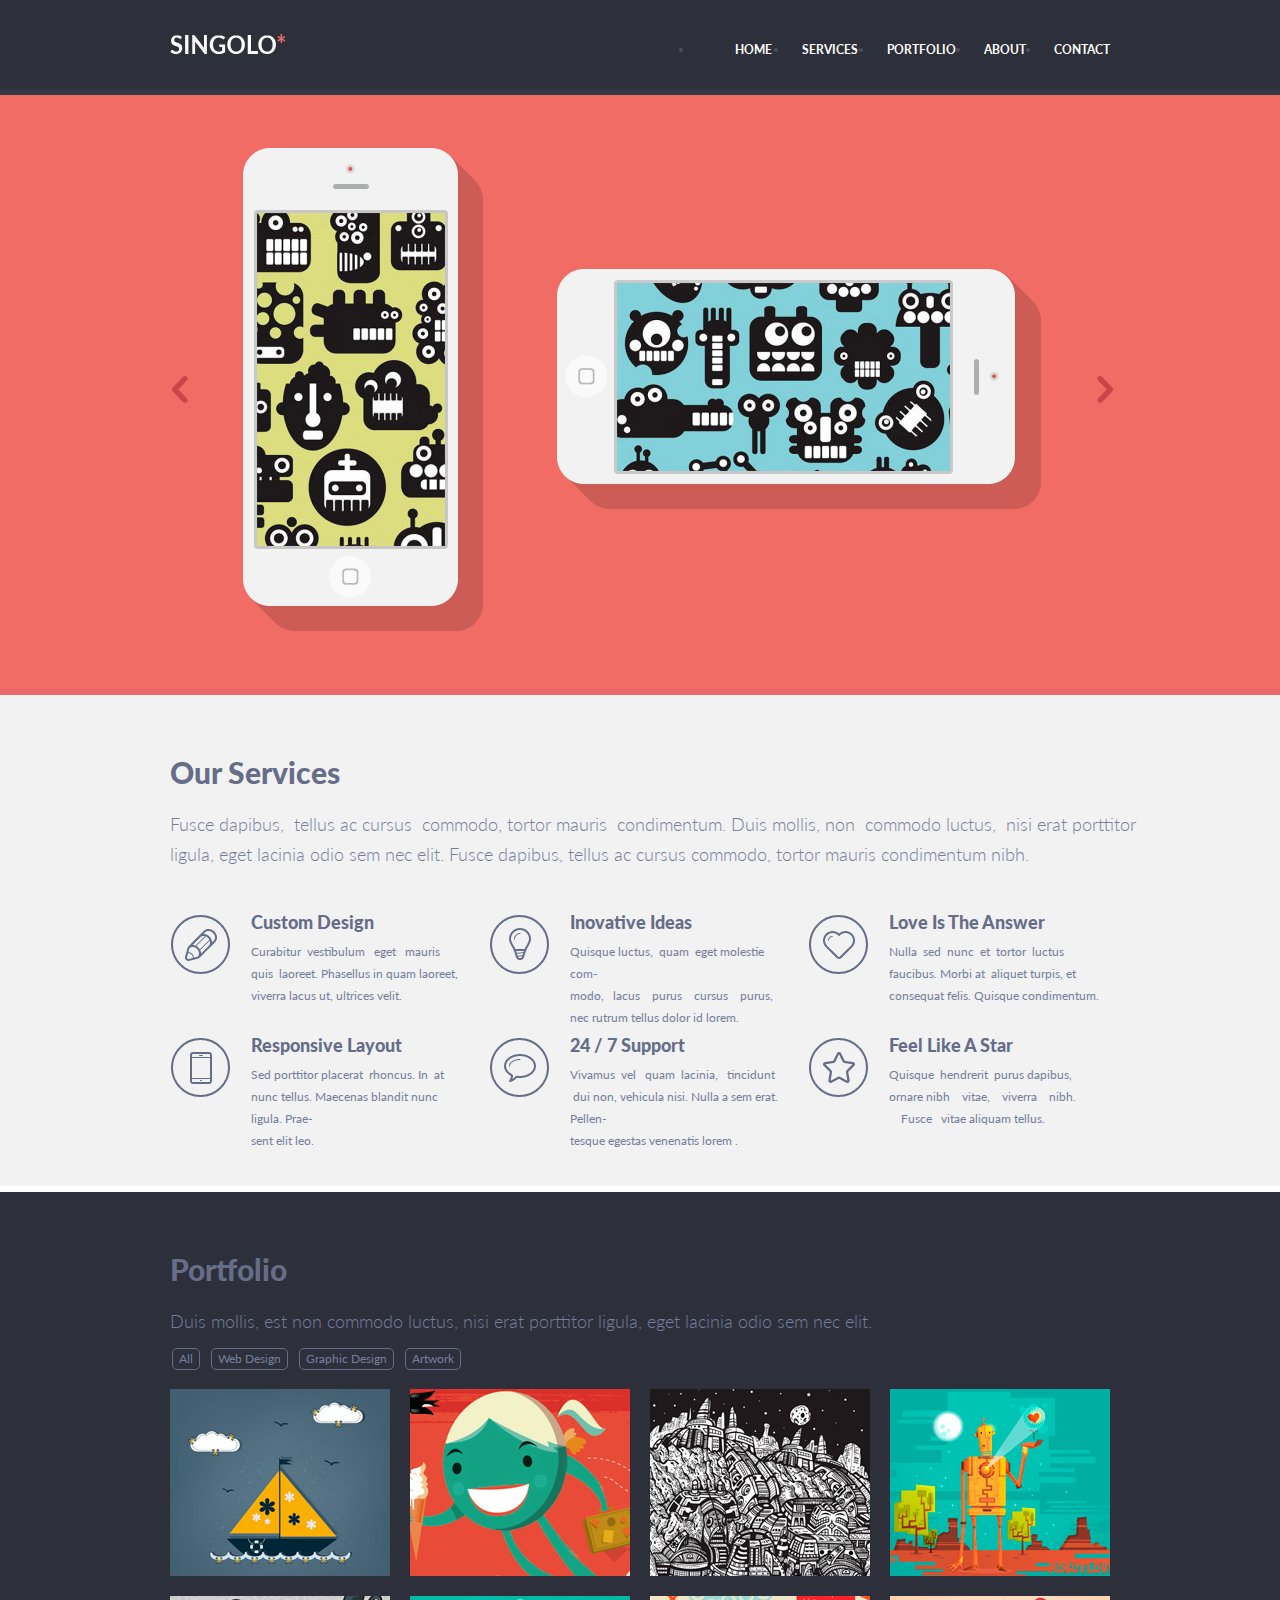
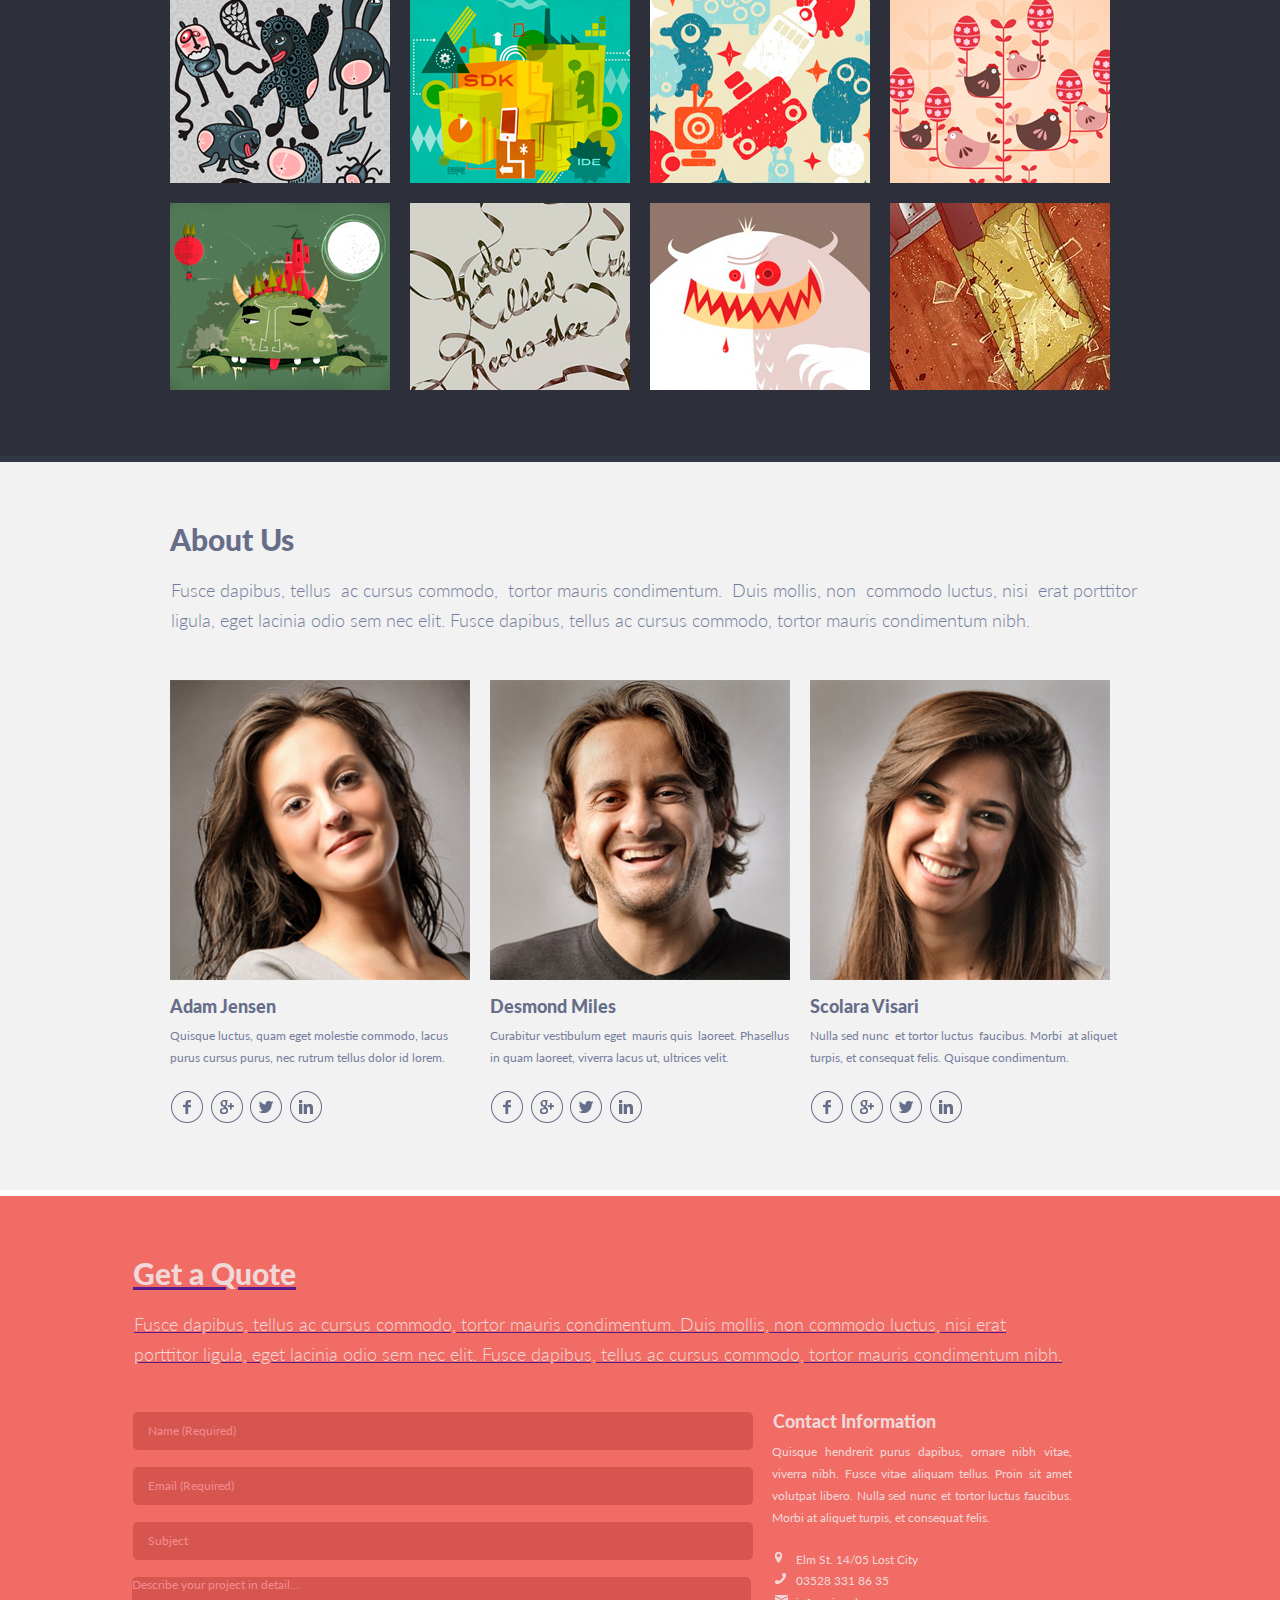
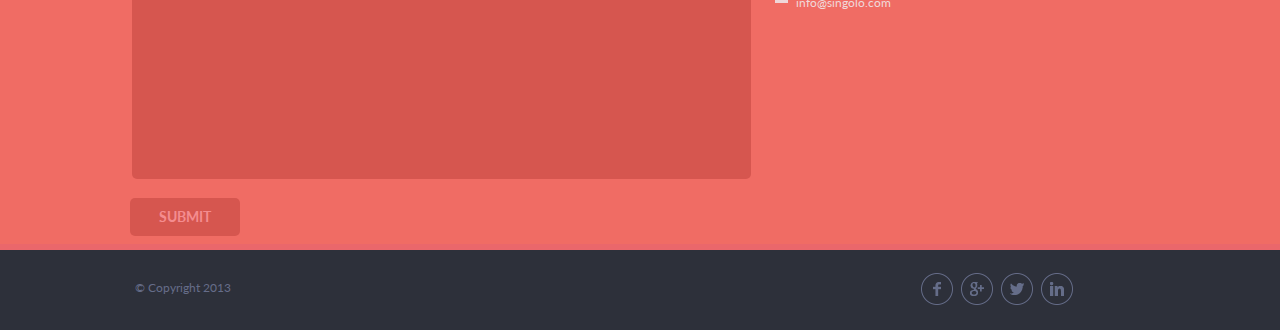
<file: index.html>
<!DOCTYPE html>
<html lang="en">
<head>
    <meta charset="UTF-8">
    <meta name="viewport" content="width=device-width, initial-scale=1.0">
    <meta http-equiv="X-UA-Compatible" content="ie=edge">
    <title>singolo</title>
    <!-- Google Fonts -->
    <link href='http://fonts.googleapis.com/css?family=Lato:300,400,700,900' rel='stylesheet' type='text/css' />
    
    <!--CSS-->

    <link rel="stylesheet" href="style.css">
    
</head>
  <body>
    <!--HEADER-->
      <header class="header"> <!--header-->
        <div class="inner">  <!--inner-->
      <div class="navbar-logo"><a href="#"><img src="assets/logo.png"></div>
      
      <!-- Nav Menu -->
      <ul class="nav-menu">
        <li class="first"><a href="#home">home</a></li>
        <li class="second"><a href="#services">services</a></li>
        <li><a href="#portfolio">portfolio</a></li>
        <li><a href="#about">about</a></li>
        <li><a href="#contact">contact</a></li>
    </ul><!-- .nav-menu-->
      </div> <!--inner-->
    </header><!--header-->
     
    
    <!--Slider-->
    <div class="slider">
      <div class="inner">
       <div class="left-red"><img src="assets/left-red.png" width="16" height="27" 
        onmouseover="this.src='assets/left-black.png'; this.width=16;this.height=27;" 
        onmouseout="this.src='assets/left-red.png'; this.width=16;this.height=27;" /></div>
        <div class="iphone1"><img src="assets/iPhone Vertical.png"></div>
      <div class="iphone2"><img src="assets/iPhone Horizontal.png"></div>
     <div class="right-red"><img src="assets/right-red.png" class="right-red" width="16" height="27" 
        onmouseover="this.src='assets/right-black.png'; this.width=16;this.height=27;" 
        onmouseout="this.src='assets/right-red.png'; this.width=16;this.height=27;" /></div>
      </div>
    </div>

    <!--Services-->

<!-- Services
		============================= -->
    <div id="services">
      <div class="inner">
      
        <h2 class="our">Our Services</h2>
          <h3 class="fusce">Fusce dapibus,&nbsp; tellus ac cursus&nbsp; commodo, tortor mauris&nbsp; condimentum. Duis mollis, non&nbsp; commodo luctus, &nbsp;nisi erat porttitor ligula, eget lacinia odio sem nec elit. Fusce dapibus, tellus ac cursus commodo, tortor mauris condimentum nibh.</h3>
          
        <ul>
            <li>
                <span class="li_pen"></span>
                  <h4>Custom Design</h4>
                  <p>Curabitur&nbsp; vestibulum&nbsp;&nbsp; eget&nbsp; &nbsp;mauris&nbsp;&nbsp; quis&nbsp; laoreet. Phasellus in quam laoreet, viverra lacus ut, ultrices velit.</p>
              </li>
              
              
              <li>
                <span class="li_bulb"></span>
                  <h4>Inovative Ideas</h4>
                  <p>Quisque luctus,&nbsp; quam&nbsp; eget molestie com-<br>modo,&nbsp;&nbsp; lacus &nbsp;&nbsp;&nbsp;purus &nbsp;&nbsp;&nbsp;cursus&nbsp;&nbsp;&nbsp; purus,&nbsp;&nbsp;&nbsp; nec rutrum tellus dolor id lorem.</p>
              </li>
              
              
              <li>
                <span class="li_heart"></span>
                  <h4 class="heart">Love Is The Answer</h4>
                  <p>Nulla&nbsp; sed&nbsp; nunc&nbsp; et &nbsp;tortor&nbsp; luctus faucibus. Morbi at&nbsp; aliquet turpis, et consequat felis. Quisque condimentum.</p>
              </li>
              
              
              <li>
                <span class="li_phone"></span>
                  <h4>Responsive Layout</h4>
                  <p>Sed porttitor placerat &nbsp;rhoncus. In&nbsp; at nunc tellus. Maecenas blandit nunc ligula. Prae-<br>sent elit leo.</p>
              </li>
              
              
              <li>
                <span class="li_bubble"></span>
                  <h4>24 / 7 Support</h4>
                  <p>Vivamus &nbsp;vel&nbsp;&nbsp; quam&nbsp; lacinia,&nbsp; &nbsp;tincidunt &nbsp;dui non, vehicula nisi. Nulla a sem erat. Pellen-<br>tesque egestas venenatis lorem .</p>
              </li>
              
              
              <li>
                <span class="li_star"></span>
                  <h4 class="star">Feel Like A Star</h4>
                  <p>Quisque&nbsp; hendrerit&nbsp; purus dapibus, ornare nibh&nbsp;&nbsp;&nbsp; vitae,&nbsp;&nbsp;&nbsp; viverra &nbsp;&nbsp;&nbsp;nibh. &nbsp;&nbsp;&nbsp;&nbsp;Fusce&nbsp;&nbsp; vitae aliquam tellus.</p>
              </li>
          </ul>
          
      </div><!-- .inner -->
</div><!-- #services -->
<!-- End Services -->

<div id="portfolio"> <!--PORTFOLIO-->
    <div class="inner"> <!--inner-->
        <h1 class="portitle">Portfolio</h1>
        <h2 class="duis">Duis mollis, est non commodo luctus, nisi erat porttitor ligula, eget lacinia odio sem nec elit.</h2>
        
        <!-- Portfolio Menu -->
        <ul class="portfolio-menu filter">
            <li class="currentall"><a href="#">All</a></li>
            <li class="webdesign"><a href="#">Web Design</a></li>
            <li class="graphicdesign"><a href="#">Graphic Design</a></li>
            <li class="artwork"><a href="#">Artwork</a></li>
        </ul><!-- /Portfolio Menu -->


    
<!--PORTFOLIO-->
        <ul class="portfolio">
                <li data-id="id-1" data-type="webdesign">
                    <a href="https://i1.ytimg.com/vi/R7A3tWp5bsI/maxresdefault.jpg">
                        <img src="assets/portfolio/img1.png" width="220" height="187" alt="#" />
                    </a>
                </li>
                
                <li data-id="id-2" data-type="graphicdesign">
                    <a href="https://i1.ytimg.com/vi/R7A3tWp5bsI/maxresdefault.jpg">
                        <img src="assets/portfolio/img2.png" width="220" height="187" alt="#" />
                    </a>
                </li>
                
                <li data-id="id-3" data-type="webdesign">
                    <a href="https://i1.ytimg.com/vi/R7A3tWp5bsI/maxresdefault.jpg">
                        <img src="assets/portfolio/img3.png" width="220" height="187" alt="#" />
                    </a>
                </li>
                
                <li data-id="id-4" data-type="artwork">
                    <a href="https://i1.ytimg.com/vi/R7A3tWp5bsI/maxresdefault.jpg">
                        <img src="assets/portfolio/img4.png" width="220" height="187" alt="#" />
                    </a>
                </li>
                
                <li data-id="id-5" data-type="graphicdesign">
                    <a href="https://i1.ytimg.com/vi/R7A3tWp5bsI/maxresdefault.jpg">
                        <img src="assets/portfolio/img5.png" width="220" height="187" alt="#" />
                    </a>
                </li>
                
                <li data-id="id-6" data-type="artwork">
                    <a href="https://i1.ytimg.com/vi/R7A3tWp5bsI/maxresdefault.jpg">
                        <img src="assets/portfolio/img6.png" width="220" height="187" alt="#" />
                    </a>
                </li>
                
                <li data-id="id-7" data-type="webdesign">
                    <a href="https://i1.ytimg.com/vi/R7A3tWp5bsI/maxresdefault.jpg">
                        <img src="assets/portfolio/img7.png" width="220" height="187" alt="#" />
                    </a>
                </li>
                
                <li data-id="id-8" data-type="graphicdesign">
                    <a href="https://i1.ytimg.com/vi/R7A3tWp5bsI/maxresdefault.jpg">
                        <img src="assets/portfolio/img8.png" width="220" height="187" alt="#" />
                    </a>
                </li>
                
                <li data-id="id-9" data-type="artwork">
                    <a href="https://i1.ytimg.com/vi/R7A3tWp5bsI/maxresdefault.jpg">
                        <img src="assets/portfolio/img9.png" width="220" height="187" alt="#" />
                    </a>
                </li>
                
                <li data-id="id-10" data-type="graphicdesign">
                    <a href="https://i1.ytimg.com/vi/R7A3tWp5bsI/maxresdefault.jpg">
                        <img src="assets/portfolio/img10.png" width="220" height="187" alt="#" />
                    </a>
                </li>
                
                <li data-id="id-11" data-type="webdesign">
                    <a href="https://i1.ytimg.com/vi/R7A3tWp5bsI/maxresdefault.jpg">
                        <img src="assets/portfolio/img11.png" width="220" height="187" alt="#" />
                    </a>
                </li>
                
                <li data-id="id-12" data-type="artwork">
                    <a href="https://i1.ytimg.com/vi/R7A3tWp5bsI/maxresdefault.jpg">
                        <img src="assets/portfolio/img12.png" width="220" height="187" alt="#" />
                    </a>
                </li>
            </li>
        </ul>
    
    </div>      <!--/inner-->
</div>  <!--/PORTFOLIO-->


<!--ABOUT US--> <!--ABOUT US--> <!--ABOUT US-->

<div id="about">
    <div class="inner">
        <h1 class="aboutus">About Us</h1> <!--TITLE-->
        <h2 class="fusce2">Fusce dapibus, tellus&nbsp; ac cursus commodo,&nbsp; tortor mauris condimentum.&nbsp; Duis mollis, non&nbsp; commodo luctus, nisi&nbsp; erat porttitor<br> ligula, eget lacinia odio sem nec elit. Fusce dapibus, tellus ac cursus commodo, tortor mauris condimentum nibh.</h2>

        <ul>
            <li>
                <img src="assets/profile/woman1.png" width="300" height="300" alt="#" />
                <h4 id="name">Adam Jensen</h4>
                <p class="description">Quisque luctus, quam eget molestie commodo, lacus purus cursus purus, nec rutrum tellus dolor id lorem.</p>
                <a href=""><span class="icon-facebook"></span></a>
                <a href=""><span class="icon-gplus"></span></a>
                <a href=""><span class="icon-twitter"></span></a>
                <a href=""><span class="icon-linkedin"></span></a>
            </li>
            
            <li>
                <img src="assets/profile/male.png" width="300" height="300" alt="#" />
                <h4 id="name">Desmond Miles</h4>
                <p class="description">Curabitur vestibulum eget&nbsp; mauris quis&nbsp; laoreet. Phasellus<br>in quam laoreet, viverra lacus ut, ultrices velit.</p>
                <a href=""><span class="icon-facebook"></span></a>
                <a href=""><span class="icon-gplus"></span></a>
                <a href=""><span class="icon-twitter"></span></a>
                <a href=""><span class="icon-linkedin"></span></a>
            </li>
            
            <li>
                <img src="assets/profile/woman2.png" width="300" height="300" alt="#" />
                <h4 id="name">Scolara Visari</h4>
                <p class="description">Nulla sed nunc&nbsp; et tortor luctus&nbsp; faucibus. Morbi&nbsp; at aliquet turpis, et consequat felis. Quisque condimentum.</p>
                <a href=""><span class="icon-facebook"></span></a>
                <a href=""><span class="icon-gplus"></span></a>
                <a href=""><span class="icon-twitter"></span></a>
                <a href=""><span class="icon-linkedin"><span</a>
            </li>
            
        </ul><!-- .portfolio-menu -->
           </div>
       </div>


        <!-- Contact
		============================= -->
	<div id="contact">
        <div class="inner">
        
        	<!-- Title -->
        	<h2>Get a Quote</h2>
            
            
            <h3>Fusce dapibus, tellus ac cursus commodo, tortor mauris condimentum. Duis mollis, non commodo luctus, nisi erat porttitor ligula, eget lacinia odio sem nec elit. Fusce dapibus, tellus ac cursus commodo, tortor mauris condimentum nibh.</h3>
            
            <ul>
            	<li>
                	<form action="" method="get">
                    	
                        <input name="Name" class="" type="text" value="Name (Required)" onfocus="if(this.value == 'Name (Required)') { this.value = ''; }" onblur="if(this.value == '') { this.value = 'Name (Required)'; }" />
                        
                        <input name="Email" class="" type="text" value="Email (Required)" onfocus="if(this.value == 'Email (Required)') { this.value = ''; }" onblur="if(this.value == '') { this.value = 'Email (Required)'; }" />
                        
                        <input name="Subject" class="" type="text" value="Subject" onfocus="if(this.value == 'Subject') { this.value = ''; }" onblur="if(this.value == '') { this.value = 'Subject'; }" />
                        
                        <textarea name="Detail" cols="" rows="" onfocus="if(this.value == 'Describe your project in detail...') { this.value = ''; }" onblur="if(this.value == '') { this.value = 'Describe your project in detail...'; }">Describe your project in detail...</textarea>
                        
                        <input type="submit" value="submit" name="subscribe" class="submitbtn" />
                        
                    </form>
                </li>
                
                <li>
                	<h4>Contact Information</h4>
                    <p>Quisque hendrerit purus dapibus, ornare nibh vitae, viverra nibh. Fusce vitae aliquam tellus. Proin sit amet volutpat libero. Nulla sed nunc et tortor luctus faucibus. Morbi at aliquet turpis, et consequat felis.</p>
                    
                    <span class="li-location"><i class="li_location"></i>Elm St. 14/05 Lost City </span>
                    <span class="icon-phone"><i class="icon-phone"></i>03528 331 86 35 </span>
                    <span class="icon-mail"><i class="icon-mail"></i>info@singolo.com</span>
                </li>
            </ul>
            
            
        </div><!-- .inner -->
	</div><!-- #contact -->

    
    

	
	<div id="footer">
        <div class="inner">
        
        	<p class="left">© Copyright 2013</p>
            
            <ul>
            	<li>
                    <a href=""><span class="icon-face"></span></a>
                    <a href=""><span class="icon-gplu"></span></a>
                    <a href=""><span class="icon-twitte"></span></a>
                    <a href=""><span class="icon-linkedi"></span></a>
                </li>
            </ul>
            
        </div><!-- .inner -->
	</div><!-- #footer -->
  
  </body>
</html>
</file>
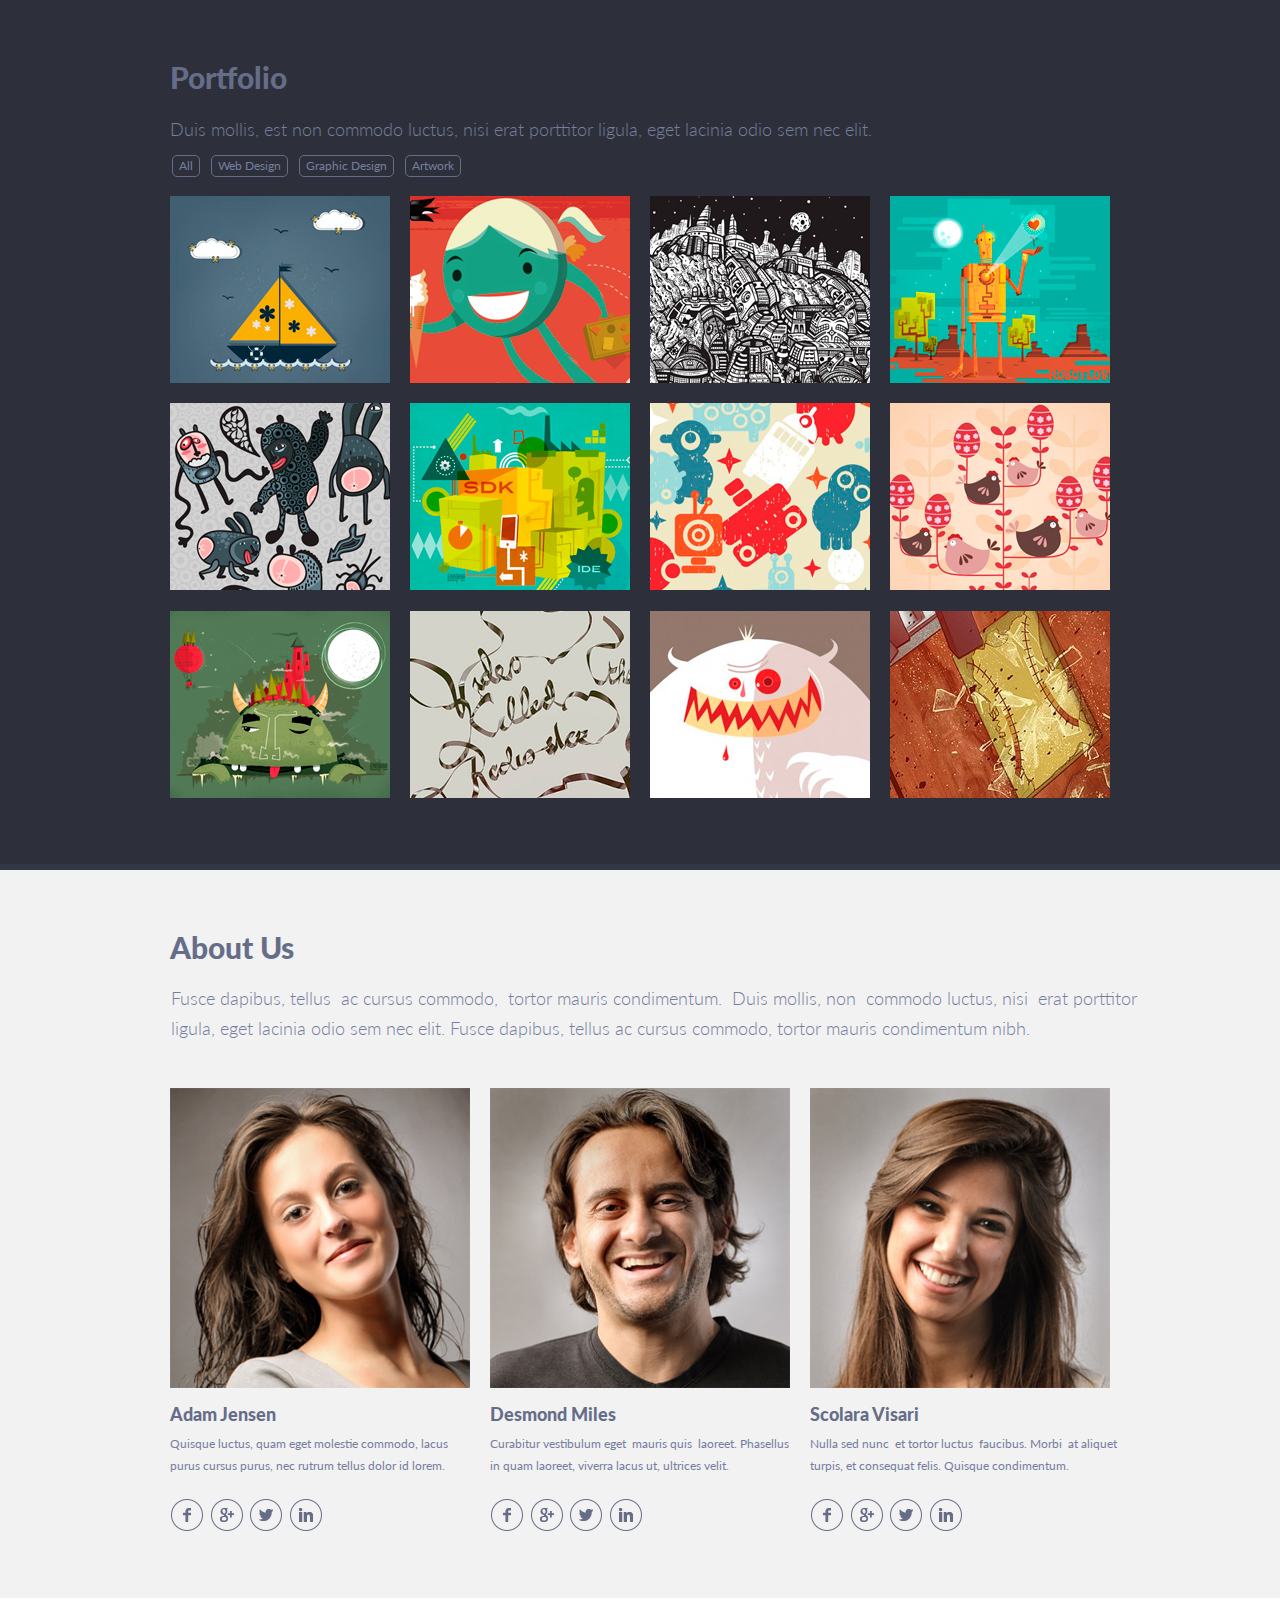
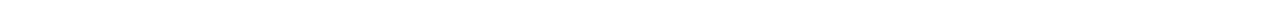
<file: singolo2.html>
<!DOCTYPE html>
<html lang="en">
<head>
    <meta charset="UTF-8">
    <meta name="viewport" content="width=device-width, initial-scale=1.0">
    <meta http-equiv="X-UA-Compatible" content="ie=edge">
    <title>singolo</title>
    <!-- Google Fonts -->
    <link href='http://fonts.googleapis.com/css?family=Lato:300,400,700,900' rel='stylesheet' type='text/css' />
    <link rel="stylesheet" href="singolo2.css">
    <link rel="stylesheet" href="../styles/normalize.css">
    
</head>
  <body>
    <div id="portfolio"> <!--PORTFOLIO-->
        <div class="inner"> <!--inner-->
            <h1 class="portitle">Portfolio</h1>
            <h2 class="duis">Duis mollis, est non commodo luctus, nisi erat porttitor ligula, eget lacinia odio sem nec elit.</h2>
            
            <!-- Portfolio Menu -->
            <ul class="portfolio-menu filter">
            	<li class="currentall"><a href="#">All</a></li>
                <li class="webdesign"><a href="#">Web Design</a></li>
                <li class="graphicdesign"><a href="#">Graphic Design</a></li>
                <li class="artwork"><a href="#">Artwork</a></li>
            </ul><!-- /Portfolio Menu -->

        
    <!--PORTFOLIO-->
            <ul class="portfolio">
                    <li data-id="id-1" data-type="webdesign">
                        <a href="https://i1.ytimg.com/vi/R7A3tWp5bsI/maxresdefault.jpg">
                            <img src="/assets/portfolio/img1.png" width="220" height="187" alt="#" />
                        </a>
                    </li>
                    
                    <li data-id="id-2" data-type="graphicdesign">
                        <a href="https://i1.ytimg.com/vi/R7A3tWp5bsI/maxresdefault.jpg">
                            <img src="/assets/portfolio/img2.png" width="220" height="187" alt="#" />
                        </a>
                    </li>
                    
                    <li data-id="id-3" data-type="webdesign">
                        <a href="https://i1.ytimg.com/vi/R7A3tWp5bsI/maxresdefault.jpg">
                            <img src="/assets/portfolio/img3.png" width="220" height="187" alt="#" />
                        </a>
                    </li>
                    
                    <li data-id="id-4" data-type="artwork">
                        <a href="https://i1.ytimg.com/vi/R7A3tWp5bsI/maxresdefault.jpg">
                            <img src="/assets/portfolio/img4.png" width="220" height="187" alt="#" />
                        </a>
                    </li>
                    
                    <li data-id="id-5" data-type="graphicdesign">
                        <a href="https://i1.ytimg.com/vi/R7A3tWp5bsI/maxresdefault.jpg">
                            <img src="/assets/portfolio/img5.png" width="220" height="187" alt="#" />
                        </a>
                    </li>
                    
                    <li data-id="id-6" data-type="artwork">
                        <a href="https://i1.ytimg.com/vi/R7A3tWp5bsI/maxresdefault.jpg">
                            <img src="/assets/portfolio/img6.png" width="220" height="187" alt="#" />
                        </a>
                    </li>
                    
                    <li data-id="id-7" data-type="webdesign">
                        <a href="https://i1.ytimg.com/vi/R7A3tWp5bsI/maxresdefault.jpg">
                            <img src="/assets/portfolio/img7.png" width="220" height="187" alt="#" />
                        </a>
                    </li>
                    
                    <li data-id="id-8" data-type="graphicdesign">
                        <a href="https://i1.ytimg.com/vi/R7A3tWp5bsI/maxresdefault.jpg">
                            <img src="/assets/portfolio/img8.png" width="220" height="187" alt="#" />
                        </a>
                    </li>
                    
                    <li data-id="id-9" data-type="artwork">
                        <a href="https://i1.ytimg.com/vi/R7A3tWp5bsI/maxresdefault.jpg">
                            <img src="/assets/portfolio/img9.png" width="220" height="187" alt="#" />
                        </a>
                    </li>
                    
                    <li data-id="id-10" data-type="graphicdesign">
                        <a href="https://i1.ytimg.com/vi/R7A3tWp5bsI/maxresdefault.jpg">
                            <img src="/assets/portfolio/img10.png" width="220" height="187" alt="#" />
                        </a>
                    </li>
                    
                    <li data-id="id-11" data-type="webdesign">
                        <a href="https://i1.ytimg.com/vi/R7A3tWp5bsI/maxresdefault.jpg">
                            <img src="/assets/portfolio/img11.png" width="220" height="187" alt="#" />
                        </a>
                    </li>
                    
                    <li data-id="id-12" data-type="artwork">
                        <a href="https://i1.ytimg.com/vi/R7A3tWp5bsI/maxresdefault.jpg">
                            <img src="/assets/portfolio/img12.png" width="220" height="187" alt="#" />
                        </a>
                    </li>
                </li>
            </ul>
        
        </div>      <!--/inner-->
    </div>  <!--/PORTFOLIO-->


    <!--ABOUT US--> <!--ABOUT US--> <!--ABOUT US-->

    <div id="about">
        <div class="inner">
        	<h1 class="aboutus">About Us</h1> <!--TITLE-->
            <h2 class="fusce2">Fusce dapibus, tellus&nbsp; ac cursus commodo,&nbsp; tortor mauris condimentum.&nbsp; Duis mollis, non&nbsp; commodo luctus, nisi&nbsp; erat porttitor<br> ligula, eget lacinia odio sem nec elit. Fusce dapibus, tellus ac cursus commodo, tortor mauris condimentum nibh.</h2>

            <ul>
            	<li>
                	<img src="/assets/profile/woman1.png" width="300" height="300" alt="#" />
                    <h4 id="name">Adam Jensen</h4>
                    <p class="description">Quisque luctus, quam eget molestie commodo, lacus purus cursus purus, nec rutrum tellus dolor id lorem.</p>
                    <a href=""><span class="icon-facebook"></span></a>
                    <a href=""><span class="icon-gplus"></span></a>
                    <a href=""><span class="icon-twitter"></span></a>
                    <a href=""><span class="icon-linkedin"></span></a>
                </li>
                
            	<li>
                	<img src="/assets/profile/male.png" width="300" height="300" alt="#" />
                    <h4 id="name">Desmond Miles</h4>
                    <p class="description">Curabitur vestibulum eget&nbsp; mauris quis&nbsp; laoreet. Phasellus<br>in quam laoreet, viverra lacus ut, ultrices velit.</p>
                    <a href=""><span class="icon-facebook"></span></a>
                    <a href=""><span class="icon-gplus"></span></a>
                    <a href=""><span class="icon-twitter"></span></a>
                    <a href=""><span class="icon-linkedin"></span></a>
                </li>
                
            	<li>
                	<img src="assets/profile/woman2.png" width="300" height="300" alt="#" />
                    <h4 id="name">Scolara Visari</h4>
                    <p class="description">Nulla sed nunc&nbsp; et tortor luctus&nbsp; faucibus. Morbi&nbsp; at aliquet turpis, et consequat felis. Quisque condimentum.</p>
                    <a href=""><span class="icon-facebook"></span></a>
                    <a href=""><span class="icon-gplus"></span></a>
                    <a href=""><span class="icon-twitter"></span></a>
                    <a href=""><span class="icon-linkedin"><span</a>
                </li>
                
            </ul><!-- .portfolio-menu -->
  </body>
  </html>
</file>
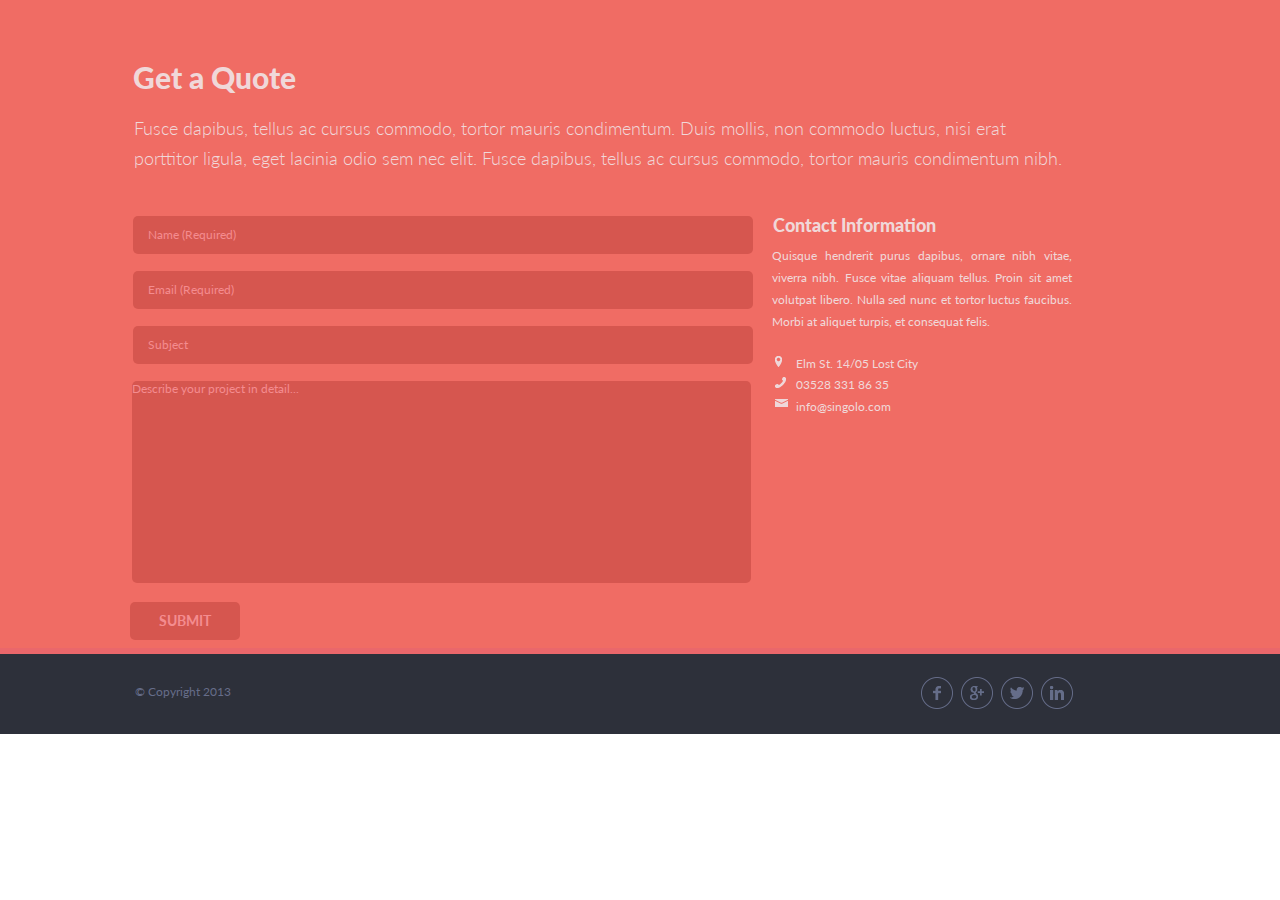
<file: singolo3.html>
<!DOCTYPE html>
<html lang="en">
<head>
    <meta charset="UTF-8">
    <meta name="viewport" content="width=device-width, initial-scale=1.0">
    <meta http-equiv="X-UA-Compatible" content="ie=edge">
    <title>singolo</title>
    <!-- Google Fonts -->
    <link href='http://fonts.googleapis.com/css?family=Lato:300,400,700,900' rel='stylesheet' type='text/css' />
    <link rel="stylesheet" href="singolo3.css">
    
    
</head>
  <body>
    <!-- Contact
		============================= -->
	<div id="contact">
        <div class="inner">
        
        	<!-- Title -->
        	<h2>Get a Quote</h2>
            
            
            <h3>Fusce dapibus, tellus ac cursus commodo, tortor mauris condimentum. Duis mollis, non commodo luctus, nisi erat porttitor ligula, eget lacinia odio sem nec elit. Fusce dapibus, tellus ac cursus commodo, tortor mauris condimentum nibh.</h3>
            
            <ul>
            	<li>
                	<form action="" method="get">
                    	
                        <input name="Name" class="" type="text" value="Name (Required)" onfocus="if(this.value == 'Name (Required)') { this.value = ''; }" onblur="if(this.value == '') { this.value = 'Name (Required)'; }" />
                        
                        <input name="Email" class="" type="text" value="Email (Required)" onfocus="if(this.value == 'Email (Required)') { this.value = ''; }" onblur="if(this.value == '') { this.value = 'Email (Required)'; }" />
                        
                        <input name="Subject" class="" type="text" value="Subject" onfocus="if(this.value == 'Subject') { this.value = ''; }" onblur="if(this.value == '') { this.value = 'Subject'; }" />
                        
                        <textarea name="Detail" cols="" rows="" onfocus="if(this.value == 'Describe your project in detail...') { this.value = ''; }" onblur="if(this.value == '') { this.value = 'Describe your project in detail...'; }">Describe your project in detail...</textarea>
                        
                        <input type="submit" value="submit" name="subscribe" class="submitbtn" />
                        
                    </form>
                </li>
                
                <li>
                	<h4>Contact Information</h4>
                    <p>Quisque hendrerit purus dapibus, ornare nibh vitae, viverra nibh. Fusce vitae aliquam tellus. Proin sit amet volutpat libero. Nulla sed nunc et tortor luctus faucibus. Morbi at aliquet turpis, et consequat felis.</p>
                    
                    <span class="li-location"><i class="li_location"></i>Elm St. 14/05 Lost City </span>
                    <span class="icon-phone"><i class="icon-phone"></i>03528 331 86 35 </span>
                    <span class="icon-mail"><i class="icon-mail"></i>info@singolo.com</span>
                </li>
            </ul>
            
            
        </div><!-- .inner -->
	</div><!-- #contact -->

    
    

	
	<div id="footer">
        <div class="inner">
        
        	<p class="left">© Copyright 2013</p>
            
            <ul>
            	<li>
                    <a href=""><span class="icon-facebook"></span></a>
                    <a href=""><span class="icon-gplus"></span></a>
                    <a href=""><span class="icon-twitter"></span></a>
                    <a href=""><span class="icon-linkedin"></span></a>
                </li>
            </ul>
            
        </div><!-- .inner -->
	</div><!-- #footer -->
	
  </body>
  </html>
</file>
<file: style.css>
.inner {
        margin: 0 auto;
        max-width: 1020px;
        min-height: 75px;
        overflow: hidden;
        
        }
      body {
      
        margin: 0;
        
      }
  
  .header {
  background: #2d303a;
  min-height: 89px;
  border-bottom: 6px solid #323746;
  
  }
  
  /*TOP MENU*//*TOP MENU*//*TOP MENU*//*TOP MENU*/
  /*TOP MENU*//*TOP MENU*//*TOP MENU*//*TOP MENU*/
  /*TOP MENU*//*TOP MENU*//*TOP MENU*//*TOP MENU*/
  
  .top-menu {
    background: #2d303a;
    padding: 20px;
    min-height: 40px;
  }
  
  
  .navbar-logo {
    display: inline-block;
    padding-top: 34px;
    padding-left: 40px;
  }
  
  
  
  /*Nav Menu*/
  .nav-menu {
    float: right;
  }
  ul.nav-menu {
    padding: 26px 25px 0px 0px;
    display: inline-block;
      }
  
  ul.nav-menu li {
      float: left;
      font-size: 12px;
      font-weight: 700;
      color: #494e62;
    text-transform: uppercase;
    text-decoration: none;
      }
  
  ul.nav-menu li a {
      color: #ffffff;
      display: inline-block;
      margin: 0 15px 0 13px;
    }
  
    ul.nav-menu li a:hover {
      color: #f06c64;
    }
  
   .first {
      padding: 0px 2px 0px 0px;
    }
    .second {
      padding: 0px 1px 0px 0px;
    }
   
  header a {
    text-decoration: none;
    font-family: 'Lato' sans-serif;
    font-size: 12px;
    color: #ffffff;
    letter-spacing: 0px;
    line-height: 6px;
    font-weight: 700;
    text-transform: uppercase;
  }
  
  
  
  
  /*SLIDER*//*SLIDER*//*SLIDER*//*SLIDER*/
  /*SLIDER*//*SLIDER*//*SLIDER*//*SLIDER*/
  /*SLIDER*//*SLIDER*//*SLIDER*//*SLIDER*/
  
  .slider {
    background-color: #f06c64;
    min-height: 594px;
    border-bottom: 6px solid #ea676b;
  }
  
  .slider .inner {
    min-height: 550px;
  }
  
  .iphone1 {
    position: relative;
    display: inline-block;
    padding-top: 0px;
    padding-left: 0px;
    padding-bottom: 0px;
    top:49px;
    left:91px;
    
  
  }
  
  .iphone2 {
    position: relative;
    display: inline-block;
    padding-left: 0px;
    padding-top: 0px;
    padding-bottom: 0px;
    top:-74px;
    left:150px;
  }
  
  .left-red {
   position: relative;
   display: inline-block;
    padding-left: 0px;
    padding-top: 0px;
    padding-bottom: 0px;
    top:-182px;
    left:42px;
  }
  
  .right-red {
    position: relative;
    display: inline-block;
    padding-left: 0px;
    padding-top: 0px;
    padding-bottom: 0px;
    top:-91px;
    left:99px;
  }
  
  
  /* SERVICES *//* SERVICES *//* SERVICES *//* SERVICES */
  /* SERVICES *//* SERVICES *//* SERVICES *//* SERVICES */
  /* SERVICES *//* SERVICES *//* SERVICES *//* SERVICES */
  
  #services {
      background: #f2f2f2;
    overflow: hidden;
      border-bottom: 6px solid #ffffff;
      }
      
  #services .inner {
    padding-bottom: 31px;
      }
      
  #services ul {
      padding: 24px 0px 0 50px;
      }
  
  #services ul li {
      float: left;
      padding: 0 29px 16px 0;
    max-width: 290px;
    max-height: 107px;
    margin: 0 0 0px 0;
    list-style-type: none;
      }
  
  #services ul li span {
      float: left;
      width: 56px;
      height: 56px;
      line-height: 56px;
      text-align: center;
      font-size: 35px;
      color: #666d89;
      background: transparent;
      margin: 5px 10px 0 -10px;
    }
    
    #services ul li h4 {
        float: left;
        width: 211px;
        color: #666d89;
        padding: 4px 8px 10px 15px;
        font-size: 18px;
        line-height: 18px;
        color: #666d89;
        font-family: "Lato";
        font-weight: 900;
        text-align: left;
        margin: 0;
      }
    
    #services ul li p {
        float: right;
        width: 220px;
        text-align: justify;
        color: #666d89;
        padding: 0 0 0 0;
        width: 219px;
        height: 128px;
        font-size: 12px;
        line-height: 22px;
        color: #767e9e;
        font-family: "Lato";
        font-weight: 400;
        text-align: left;
        margin: 0;
      }
      .our {
        font-size: 30px;
        line-height: 18px;
        color: #666d89;
        font-family: "Lato";
        font-weight: 900;
        text-align: left;
        padding: 68px 0 0 40px;
        margin: 0 0 0 0;
    
      }
  
      .fusce {
        font-size: 18px;
        line-height: 30px;
        color: #767e9e;
        font-family: "Lato";
        font-weight: 300;
        text-align: left;
        padding: 28px 0 0 40px;
        margin: 0 0 0 0;
      }
  
      .heart, .star {
        padding: 0 0 0 0;
      }
      
  
      .li_heart:before {
        content: url(assets/heart.png);
        }
      
      .li_star:before {
        content: url(assets/star.png);
        }
      
      .li_bulb:before {
        content: url(assets/bulb.png);
        }
      
      .li_pen:before {
        content: url(assets/pen.png);
        }
      
      .li_bubble:before {
        content: url(assets/bubble.png);
        }
      
      .li_phone:before {
        content: url(assets/phone.png);
        }

        


    .inner {
        margin: 0 auto;
        max-width: 1020px;
        min-height: 75px;
        overflow: hidden;
        }
      
        body {
        font-family: 'Lato';
        margin: 0;
        
      }
          /*PORTFOLIO*//*PORTFOLIO*//*PORTFOLIO*//*PORTFOLIO*/
    /*PORTFOLIO*//*PORTFOLIO*//*PORTFOLIO*//*PORTFOLIO*/
    /*PORTFOLIO*//*PORTFOLIO*//*PORTFOLIO*//*PORTFOLIO*/


      #portfolio {
        background-color: #2d303a;
        overflow: hidden;
        border-bottom: 6px solid #323746;
        min-height: 864px;
      }
    
      #portfolio .inner {
          background: #2d303a ;
          
      }
/*MENU*/
    h1 {
        font-size: 30px !important;
        line-height: 18px;
        color: #666d89;
        font-family: "Lato" ;
        font-weight: 900;
        text-align: left;
    }

    h2 {
        font-size: 18px;
        line-height: 30px;
        color: #767e9e;
        font-family: "Lato";
        font-weight: 300;
        text-align: left;
    }

    .portitle {
        margin-top: 68px;
        margin-left: 40px;
        background-color: /* #2d303a*/
        
      }

      .duis {
        padding-top: 8px;
        margin: 0 0 0 40px;
        background-color: #2d303a;
        
      }

      
        .ul 
      {
        width: 100%;
        overflow: hidden;
      }

      .portfolio-menu {
        margin: 11px 0;
        padding: 0 42px;
        list-style-type: none;
        font-family: 'Lato';
      }
      .portfolio-menu li {
          display: inline-block;
      } 

      .portfolio-menu li a {
        font-size: 12px;
        line-height: 22px;
        color: #767e9e;
        font-family: "Lato", ;
        font-weight: 400;
        line-height: 22px;
        text-align: left;
        text-decoration: none;
        border-radius: 5px;
        border: 1px solid #666d89;
        padding: 2px 6px 3px 6px;
        
      }

      .currentall, .webdesign, .graphicdesign, .artwork {
        padding-right: 7px;
        
      }

      .portfolio-menu li a:hover {
          color: #c5c5c5;
          border: 1px solid #c5c5c5;
          background-color: black;
      }

      /*PORTFOLIO*/

      #portfolio ul.portfolio {
        width: 100%;
        padding: 19px 0 0 0;
        }
    
    #portfolio ul.portfolio li {
        float: left;
        display: inline;
        margin: -16px -20px 33px 40px;
        }
    
    #portfolio ul.portfolio li a {
        height: 100%;
        display: block;
        }
    
    #portfolio ul.portfolio li a:hover {
        opacity: 0.6;
        filter: alpha(opacity=60);
        -o-transition-duration: 0.5s;
        -moz-transition-duration: 0.5s;
        -webkit-transition-duration: 0.5s;
        transition-duration: 0.5s;
        }
    
      /*========================================================================*/

      /*ABOUT US*/
      h4 {
        font-size: 18px;
        line-height: 18px;
        color: #666d89;
        font-family: "Lato";
        font-weight: 900;
        text-align: left;
      }
      
      #about {
          background-color: #f2f2f2;
          border-bottom: 6px solid #ffffff;
          overflow: hidden;
          min-height: 728px;
          
      }
      #about h4 {
          padding: 17px 0px 0px 0px;
      }
      #name {
          margin-top: 0px;
          margin-bottom: 0px;
      }

      .aboutus {
        margin-top: 68px;
        margin-left: 40px;
      }

      .fusce2 {
        padding-top:7px;
        padding-left: 41px;
      }

      #about p {
        width: 307px;
        height: 120px;
        font-size: 12px;
        line-height: 22px;
        color: #767e9e;
        font-family: "Lato";
        font-weight: 400;
        text-align: left;
      }
        
    #about ul {
        padding: 29px 0px 0px 20px;
        width: 100%;
        }
    
    #about ul li {
        width: 300px;
        float: left;
        display: inline;
        margin: 0 0 0 20px;
        }
    
    
    #about ul li img,
    #about ul li h4,
    #about ul li p {
        display: block;
        }
    #about ul li a {
        display: block;
        height: 100%;
        }


    .description {
        margin-top: 10px;
        margin-bottom: 0px;
    }
        
    .icon-facebook, .icon-gplus, .icon-twitter, .icon-linkedin {
        float: left;
    }

    .icon-facebook {
        background: url("assets/profile/icon-facebook.png") no-repeat; 
        height: 35px; 
        width: 34px; 
        padding:0px 0px 0px 0px;
        margin:-55px 0px 0px 0px;
        
      }
      .icon-gplus {
        background: url("assets/profile/icon-gplus.png") no-repeat; 
        height: 35px; 
        width: 34px; 
        padding:0px 0px 0px 0px;
        margin:-55px 0px 0px 40px;
      }
      .icon-twitter {
        background: url("assets/profile/icon-twitter.png") no-repeat; 
        height: 35px;
        width: 34px; 
        padding:0px 0px 0px 0px;
        margin:-55px 0px 0px 79px;
      }
      .icon-linkedin {
        background: url("assets/profile/icon-linkedin.png") no-repeat; 
        height: 35px; 
        width: 34px; 
        padding:0px 0px 0px 0px;
        margin:-55px 0px 0px 119px;
      }
      
        
      .icon-facebook:hover {
        background: url("assets/profile/facebook.png") no-repeat; /* новое изображение */
        height: 35px; /* высота изображения */
        width: 34px; /* ширина изображения */
      }
      .icon-gplus:hover {
        background: url("assets/profile/gplus.png") no-repeat; /* новое изображение */
        height: 35px; /* высота изображения */
        width: 34px; /* ширина изображения */
      }
      .icon-twitter:hover {
        background: url("assets/profile/twitter.png") no-repeat; /* новое изображение */
        height: 35px; /* высота изображения */
        width: 34px; /* ширина изображения */
      }
      .icon-linkedin:hover {
        background: url("assets/profile/linkedin.png") no-repeat; /* новое изображение */
        height: 35px; /* высота изображения */
        width: 34px; /* ширина изображения */
      }

      .inner {
        margin: 0 auto;
        max-width: 1020px;
        min-height: 75px;
        overflow: hidden;
        }
      
        body {
        font-family: 'Lato';
        margin: 0;
      }
    
      /*CONTACT*/ 
    
      #contact {
        background: #f06c64;
        overflow: hidden;
        border-bottom: 6px solid #ea676b;
        min-height: 648px;
        text-decoration: none;
        }
      
        #contact h2 {
          margin: 68px 0 0 3px;
          font-size: 30px;
          line-height: 18px;
          color: #f0d8d9;
          font-family: "Lato";
          font-weight: 900;
          text-align: left;
          text-decoration: none;
        }
        #contact h3 {
          width: 940px;
          height: 57px;
          font-size: 18px;
          line-height: 30px;
          color: #f0d8d9;
          font-family: "Lato";
          font-weight: 300;
          text-align: left;
          margin: 27px 0 0 4px;
        }
        #contact h4 {
          font-size: 18px;
          line-height: 18px;
          color: #f0d8d9;
          font-family: "Lato";
          font-weight: 900;
          text-align: left;
          margin: 0 0 0 3px;
        }
        #contact p {
          width: 300px;
          height: 175px;
          font-size: 12px;
          line-height: 22px;
          color: #f0d8d9;
          font-family: "Lato";
          font-weight: 400;
          text-align: justify;
          margin: 11px 0px -64px 2px;
    
        }
      #contact h2,
      #contact h3,
      #contact h4,
      #contact p,
      #contact span {
        color: #f0d8d9;
        }
        
      #contact ul {
        padding: 46px 0 0 0px;
        overflow: hidden;
        margin: 0 0 0 0;
        }
        
      #contact ul li {
        float: left;
        display: inline;
        max-width: 300px;
        padding: 0 0 0 10px;
        }
      
      #contact ul li:first-child {
        padding: 0 10px 0 0;
         max-width: 620px;
        }
        
      
      input {
        background: #d6564f;
         max-width: 590px;
         width: 590px;
        height: 38px;
        line-height: 38px;
        border: 0;
        font-size: 12px;
        color: #f48c8f;
        font-family: 'Lato', sans-serif;
        padding: 0px 15px;
        margin: 0 0 17px 3px;
        outline: none;
        -moz-border-radius: 5px;
          -webkit-border-radius: 5px;
          -khtml-border-radius: 5px;
        border-radius: 5px;
        }
      
      textarea {
        background: #d6564f;
        max-width: 619px;
        width: 621px;
        height: 202px;
        max-height: 202px;
        border: 0;
        padding: 0px;
        margin: 0 0 16px 2px;
        outline: none;
        overflow: auto;
        resize: none;
        font-size: 12px;
        color: #f48c8f;
        font-family: 'Lato', sans-serif;
        -moz-border-radius: 5px;
          -webkit-border-radius: 5px;
          -khtml-border-radius: 5px;
        border-radius: 5px;
        }
      
      .submitbtn {
        padding: 0;
        margin: 0;
        background: #d6564f;
        overflow: hidden;
        width: 110px;
        height: 38px;
        line-height: 38px;
        cursor: pointer;
        outline: none;
        text-align: center;
        font-size: 14px;
        color: #f48c8f;
        font-family: 'Lato', sans-serif;
        font-weight: 700;
        text-transform: uppercase;
        }
      
      .submitbtn:hover {
        background: #2d303a;
        color: #666d89;
        -o-transition-duration: 0.5s;
        -moz-transition-duration: 0.5s;
        -webkit-transition-duration: 0.5s;
        transition-duration: 0.5s;
        }
      
    
        
      #contact span {
        display: block;
        font-size: 12px;
        margin: 0 0 5px 5px;
        }
      
      #contact span i {
        font-family: 'fontello';
        margin: 0 10px 0 11px;
        font-weight: normal;
        font-style: normal;
        vertical-align: middle;
        padding: 0 0 0 0;
        }
      
        
    
      .li-location {
        background: url("assets/contacts/li-location.png") no-repeat;
      }
      .icon-phone {
        background: url("assets/contacts/phone.png")no-repeat;
      }
      .icon-mail {
        background: url("assets/contacts/mail.png")no-repeat;
        
    
      }
    
      .li-location:hover {
        background: url("assets/contacts/location\ black.png") no-repeat;
      }
      .icon-phone:hover {
        background: url("assets/contacts/phone\ \(1\).png")no-repeat;
      }
      .icon-mail:hover {
        background: url("assets/contacts/mail\ \(3\).png")no-repeat;
    
      }
     
    #footer {
        background: #2d303a;
      overflow: hidden;
      max-height: 80px;
        }
    
    #footer .inner {
        padding-top: 22px;
      padding-bottom: 22px;
      text-decoration: none;
        }
        
    #footer p {
      color: #666d89;
      font-size: 12px;
      margin: 8px 0 0 5px;
      display: inline-block
        }	
        
    
    #footer ul {
      float: right;
      text-decoration: none;
      margin: 0 70px 0 0;
      list-style-type: none;
        }	
        
    #footer ul li span {
        font-family: "fontello";
        float: left;
        display: inline-block;
        width: 34px;
        height: 34px;
        line-height: 30px;
        margin: 0px 6px 0 0;
        text-align: center;
        font-size: 16px;
        cursor: pointer;
        text-decoration: none;
        list-style-type: none;
      }
      
      
      .icon-face {
        background: url("assets/profile/icon-facebook.png") no-repeat; 
        height: 35px; 
        width: 34px; 
       
        
      }
      .icon-gplu {
        background: url("assets/profile/icon-gplus.png") no-repeat; 
        height: 35px; 
        width: 34px; 
      }
      
      .icon-twitte {
        background: url("assets/profile/icon-twitter.png") no-repeat; 
        height: 35px;
        width: 34px; 
      }
        
      .icon-linkedi {
        background: url("assets/profile/icon-linkedin.png") no-repeat; 
        height: 35px; 
        width: 34px; 
        
      }
      
        
      .icon-face:hover {
        background: url("assets/profile/facebook.png") no-repeat; /* новое изображение */
        height: 35px; /* высота изображения */
        width: 34px; /* ширина изображения */
      }
      .icon-gplu:hover {
        background: url("assets/profile/gplus.png") no-repeat; /* новое изображение */
        height: 35px; /* высота изображения */
        width: 34px; /* ширина изображения */
      }
      .icon-twitte:hover {
        background: url("assets/profile/twitter.png") no-repeat; /* новое изображение */
        height: 35px; /* высота изображения */
        width: 34px; /* ширина изображения */
      }
      .icon-linkedi:hover {
        background: url("assets/profile/linkedin.png") no-repeat; 
        width: 34px; 
      }
</file>
<file: singolo2.css>
.inner {
        margin: 0 auto;
        max-width: 1020px;
        min-height: 75px;
        overflow: hidden;
        }
      
        body {
        font-family: 'Lato';
        margin: 0;
        
      }
          /*PORTFOLIO*//*PORTFOLIO*//*PORTFOLIO*//*PORTFOLIO*/
    /*PORTFOLIO*//*PORTFOLIO*//*PORTFOLIO*//*PORTFOLIO*/
    /*PORTFOLIO*//*PORTFOLIO*//*PORTFOLIO*//*PORTFOLIO*/


      #portfolio {
        background-color: #2d303a;
        overflow: hidden;
        border-bottom: 6px solid #323746;
        min-height: 864px;
      }
    
      #portfolio .inner {
          background: #2d303a ;
          
      }
/*MENU*/
    h1 {
        font-size: 30px !important;
        line-height: 18px;
        color: #666d89;
        font-family: "Lato" ;
        font-weight: 900;
        text-align: left;
    }

    h2 {
        font-size: 18px;
        line-height: 30px;
        color: #767e9e;
        font-family: "Lato";
        font-weight: 300;
        text-align: left;
    }

    .portitle {
        margin-top: 68px;
        margin-left: 40px;
        background-color: /* #2d303a*/
        
      }

      .duis {
        padding-top: 8px;
        margin: 0 0 0 40px;
        background-color: #2d303a;
        
      }

      
        .ul 
      {
        width: 100%;
        overflow: hidden;
      }

      .portfolio-menu {
        margin: 11px 0;
        padding: 0 42px;
        list-style-type: none;
        font-family: 'Lato';
      }
      .portfolio-menu li {
          display: inline-block;
      } 

      .portfolio-menu li a {
        font-size: 12px;
        line-height: 22px;
        color: #767e9e;
        font-family: "Lato", ;
        font-weight: 400;
        line-height: 22px;
        text-align: left;
        text-decoration: none;
        border-radius: 5px;
        border: 1px solid #666d89;
        padding: 2px 6px 3px 6px;
        
      }

      .currentall, .webdesign, .graphicdesign, .artwork {
        padding-right: 7px;
        
      }

      .portfolio-menu li a:hover {
          color: #c5c5c5;
          border: 1px solid #c5c5c5;
          background-color: black;
      }

      /*PORTFOLIO*/

      #portfolio ul.portfolio {
        width: 100%;
        padding: 19px 0 0 0;
        }
    
    #portfolio ul.portfolio li {
        float: left;
        display: inline;
        margin: -16px -20px 33px 40px;
        }
    
    #portfolio ul.portfolio li a {
        height: 100%;
        display: block;
        }
    
    #portfolio ul.portfolio li a:hover {
        opacity: 0.6;
        filter: alpha(opacity=60);
        -o-transition-duration: 0.5s;
        -moz-transition-duration: 0.5s;
        -webkit-transition-duration: 0.5s;
        transition-duration: 0.5s;
        }
    
      /*========================================================================*/

      /*ABOUT US*/
      h4 {
        font-size: 18px;
        line-height: 18px;
        color: #666d89;
        font-family: "Lato";
        font-weight: 900;
        text-align: left;
      }
      
      #about {
          background-color: #f2f2f2;
          border-bottom: 6px solid #ffffff;
          overflow: hidden;
          min-height: 728px;
          
      }
      #about h4 {
          padding: 17px 0px 0px 0px;
      }
      #name {
          margin-top: 0px;
          margin-bottom: 0px;
      }

      .aboutus {
        margin-top: 68px;
        margin-left: 40px;
      }

      .fusce2 {
        padding-top:7px;
        padding-left: 41px;
      }

      #about p {
        width: 307px;
        height: 120px;
        font-size: 12px;
        line-height: 22px;
        color: #767e9e;
        font-family: "Lato";
        font-weight: 400;
        text-align: left;
      }
        
    #about ul {
        padding: 29px 0px 0px 20px;
        width: 100%;
        }
    
    #about ul li {
        width: 300px;
        float: left;
        display: inline;
        margin: 0 0 0 20px;
        }
    
    
    #about ul li img,
    #about ul li h4,
    #about ul li p {
        display: block;
        }
    #about ul li a {
        display: block;
        height: 100%;
        }


    .description {
        margin-top: 10px;
        margin-bottom: 0px;
    }
        
    .icon-facebook, .icon-gplus, .icon-twitter, .icon-linkedin {
        float: left;
    }

    .icon-facebook {
        background: url("/assets/profile/icon-facebook.png") no-repeat; 
        height: 35px; 
        width: 34px; 
        padding:0px 0px 0px 0px;
        margin:-55px 0px 0px 0px;
        
      }
      .icon-gplus {
        background: url("/assets/profile/icon-gplus.png") no-repeat; 
        height: 35px; 
        width: 34px; 
        padding:0px 0px 0px 0px;
        margin:-55px 0px 0px 40px;
      }
      .icon-twitter {
        background: url("/assets/profile/icon-twitter.png") no-repeat; 
        height: 35px;
        width: 34px; 
        padding:0px 0px 0px 0px;
        margin:-55px 0px 0px 79px;
      }
      .icon-linkedin {
        background: url("/assets/profile/icon-linkedin.png") no-repeat; 
        height: 35px; 
        width: 34px; 
        padding:0px 0px 0px 0px;
        margin:-55px 0px 0px 119px;
      }
      
        
      .icon-facebook:hover {
        background: url("/assets/profile/facebook.png") no-repeat; /* новое изображение */
        height: 35px; /* высота изображения */
        width: 34px; /* ширина изображения */
      }
      .icon-gplus:hover {
        background: url("/assets/profile/gplus.png") no-repeat; /* новое изображение */
        height: 35px; /* высота изображения */
        width: 34px; /* ширина изображения */
      }
      .icon-twitter:hover {
        background: url("/assets/profile/twitter.png") no-repeat; /* новое изображение */
        height: 35px; /* высота изображения */
        width: 34px; /* ширина изображения */
      }
      .icon-linkedin:hover {
        background: url("/assets/profile/linkedin.png") no-repeat; /* новое изображение */
        height: 35px; /* высота изображения */
        width: 34px; /* ширина изображения */
      }
</file>
<file: singolo3.css>
.inner {
    margin: 0 auto;
    max-width: 1020px;
    min-height: 75px;
    overflow: hidden;
    }
  
    body {
    font-family: 'Lato';
    margin: 0;
  }

  /*CONTACT*/ 

  #contact {
    background: #f06c64;
    overflow: hidden;
    border-bottom: 6px solid #ea676b;
    min-height: 648px;
    }
  
    #contact h2 {
      margin: 68px 0 0 3px;
      font-size: 30px;
      line-height: 18px;
      color: #f0d8d9;
      font-family: "Lato";
      font-weight: 900;
      text-align: left;
    }
    #contact h3 {
      width: 940px;
      height: 57px;
      font-size: 18px;
      line-height: 30px;
      color: #f0d8d9;
      font-family: "Lato";
      font-weight: 300;
      text-align: left;
      margin: 27px 0 0 4px;
    }
    #contact h4 {
      font-size: 18px;
      line-height: 18px;
      color: #f0d8d9;
      font-family: "Lato";
      font-weight: 900;
      text-align: left;
      margin: 0 0 0 3px;
    }
    #contact p {
      width: 300px;
      height: 175px;
      font-size: 12px;
      line-height: 22px;
      color: #f0d8d9;
      font-family: "Lato";
      font-weight: 400;
      text-align: justify;
      margin: 11px 0px -64px 2px;

    }
  #contact h2,
  #contact h3,
  #contact h4,
  #contact p,
  #contact span {
    color: #f0d8d9;
    }
    
  #contact ul {
    padding: 46px 0 0 0px;
    overflow: hidden;
    margin: 0 0 0 0;
    }
    
  #contact ul li {
    float: left;
    display: inline;
    max-width: 300px;
    padding: 0 0 0 10px;
    }
  
  #contact ul li:first-child {
    padding: 0 10px 0 0;
     max-width: 620px;
    }
    
  
  input {
    background: #d6564f;
     max-width: 590px;
     width: 590px;
    height: 38px;
    line-height: 38px;
    border: 0;
    font-size: 12px;
    color: #f48c8f;
    font-family: 'Lato', sans-serif;
    padding: 0px 15px;
    margin: 0 0 17px 3px;
    outline: none;
    -moz-border-radius: 5px;
      -webkit-border-radius: 5px;
      -khtml-border-radius: 5px;
    border-radius: 5px;
    }
  
  textarea {
    background: #d6564f;
    max-width: 619px;
    width: 621px;
    height: 202px;
    max-height: 202px;
    border: 0;
    padding: 0px;
    margin: 0 0 16px 2px;
    outline: none;
    overflow: auto;
    resize: none;
    font-size: 12px;
    color: #f48c8f;
    font-family: 'Lato', sans-serif;
    -moz-border-radius: 5px;
      -webkit-border-radius: 5px;
      -khtml-border-radius: 5px;
    border-radius: 5px;
    }
  
  .submitbtn {
    padding: 0;
    margin: 0;
    background: #d6564f;
    overflow: hidden;
    width: 110px;
    height: 38px;
    line-height: 38px;
    cursor: pointer;
    outline: none;
    text-align: center;
    font-size: 14px;
    color: #f48c8f;
    font-family: 'Lato', sans-serif;
    font-weight: 700;
    text-transform: uppercase;
    }
  
  .submitbtn:hover {
    background: #2d303a;
    color: #666d89;
    -o-transition-duration: 0.5s;
    -moz-transition-duration: 0.5s;
    -webkit-transition-duration: 0.5s;
    transition-duration: 0.5s;
    }
  

    
  #contact span {
    display: block;
    font-size: 12px;
    margin: 0 0 5px 5px;
    }
  
  #contact span i {
    font-family: 'fontello';
    margin: 0 10px 0 11px;
    font-weight: normal;
    font-style: normal;
    vertical-align: middle;
    }
  
    

  .li-location {
    background: url("assets/contacts/li-location.png") no-repeat;
  }
  .icon-phone {
    background: url("assets/contacts/phone.png")no-repeat;
  }
  .icon-mail {
    background: url("assets/contacts/mail.png")no-repeat;

  }

  .li-location:hover {
    background: url("assets/contacts/location\ black.png") no-repeat;
  }
  .icon-phone:hover {
    background: url("assets/contacts/phone\ \(1\).png")no-repeat;
  }
  .icon-mail:hover {
    background: url("assets/contacts/mail\ \(3\).png")no-repeat;

  }
 
#footer {
	background: #2d303a;
  overflow: hidden;
  max-height: 80px;
	}

#footer .inner {
	padding-top: 22px;
  padding-bottom: 22px;
  text-decoration: none;
	}
	
#footer p {
  color: #666d89;
  font-size: 12px;
  margin: 8px 0 0 5px;
  display: inline-block
	}	
	

#footer ul {
  float: right;
  text-decoration: none;
  margin: 0 70px 0 0;
  list-style-type: none;
	}	
	
#footer ul li span {
	font-family: "fontello";
	float: left;
	display: inline-block;
	width: 34px;
	height: 34px;
	line-height: 30px;
	margin: 0px 6px 0 0;
    text-align: center;
    font-size: 16px;
    cursor: pointer;
    text-decoration: none;
    list-style-type: none;
  }
  
  
  .icon-facebook {
    background: url("/assets/profile/icon-facebook.png") no-repeat; 
    height: 35px; 
    width: 34px; 
   
    
  }
  .icon-gplus {
    background: url("/assets/profile/icon-gplus.png") no-repeat; 
    height: 35px; 
    width: 34px; 
  }
  
  .icon-twitter {
    background: url("/assets/profile/icon-twitter.png") no-repeat; 
    height: 35px;
    width: 34px; 
  }
    
  .icon-linkedin {
    background: url("/assets/profile/icon-linkedin.png") no-repeat; 
    height: 35px; 
    width: 34px; 
    
  }
  
    
  .icon-facebook:hover {
    background: url("/assets/profile/facebook.png") no-repeat; /* новое изображение */
    height: 35px; /* высота изображения */
    width: 34px; /* ширина изображения */
  }
  .icon-gplus:hover {
    background: url("/assets/profile/gplus.png") no-repeat; /* новое изображение */
    height: 35px; /* высота изображения */
    width: 34px; /* ширина изображения */
  }
  .icon-twitter:hover {
    background: url("/assets/profile/twitter.png") no-repeat; /* новое изображение */
    height: 35px; /* высота изображения */
    width: 34px; /* ширина изображения */
  }
  .icon-linkedin:hover {
    background: url("/assets/profile/linkedin.png") no-repeat; 
    width: 34px; 
  }
</file>
